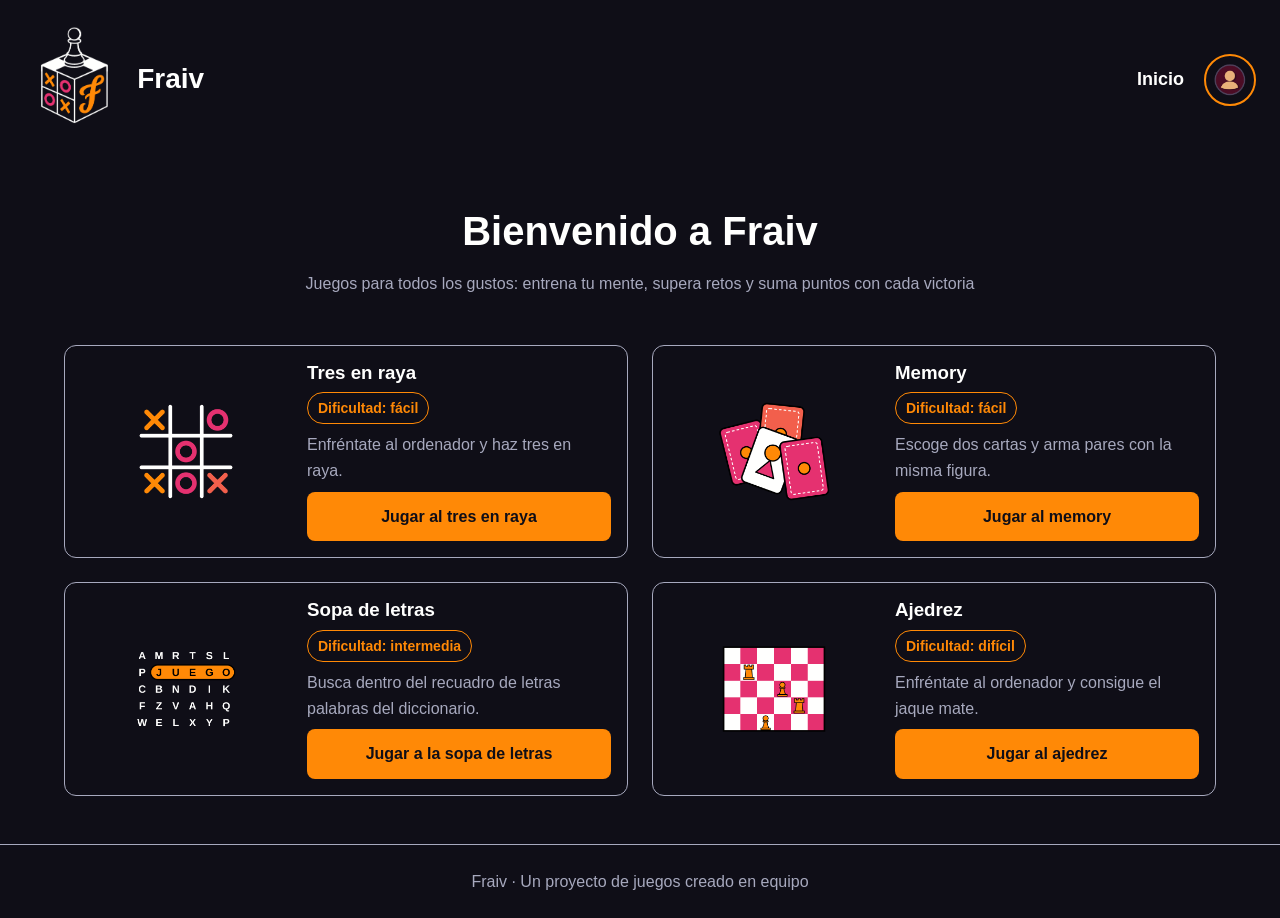
<file: index.html>
<!DOCTYPE html>
<html lang="es">
<head>
    <meta charset="UTF-8">
    <meta name="viewport" content="width=device-width, initial-scale=1.0">
    <title>Fraiv | Inicio</title>

    <link rel="stylesheet" href="./css/comun.css">
    <link rel="stylesheet" href="./css/inicio.css">
</head>
<body>
    <header class="cabecera">
        <a class="marca" href="./index.html">
            <img class="logo-fraiv"
                src="./assets/logos/logo-fraiv-bordeblanco.png"
                alt="">
            <span>Fraiv</span>
        </a>
        <div class="navegacion-cabecera">
            <a class="enlace-nav" href="./index.html">Inicio</a>
            <div class="perfil-contenedor">
                <div class="perfil-trigger" id="perfil-trigger">
                    <img src="./assets/logos/Icono de perfil.png" alt="Perfil de usuario" class="avatar-perfil">
                </div>
                <div class="perfil-dropdown" id="perfil-dropdown">
                    <p>Jugador: <span class="nombre-jugador" id="nombre-jugador">Sin nombre</span></p>
                    <p>Puntos: <span class="puntos-jugador" id="puntos-jugador">0</span></p>
                </div>
            </div>
        </div>
    </header>

    <main>
        <section class="presentacion">
            <h1>Bienvenido a Fraiv</h1>
            <p>Juegos para todos los gustos: entrena tu mente, supera retos y suma puntos con cada victoria</p>
        </section>
        <section class="catalogo">
            <div class="lista-juegos">
                <article class="tarjeta-juego">
                    <img class="imagen-juego"
                        src="./assets/juegos/tres-en-raya-color.png"
                        alt="Tablero de tres en raya con fichas X y O">
                    <div class="contenido-juego">
                        <h3>Tres en raya</h3>
                        <p class="dificultad">Dificultad: fácil</p>
                        <p>Enfréntate al ordenador y haz tres en raya.</p>
                        <a class="boton" href="./juegos/tres-en-raya.html" target="_blank" rel="noopener" aria-label="Jugar al tres en raya (se abre en otra pestaña)">
                            Jugar al tres en raya
                        </a>
                    </div>
                </article>
                <article class="tarjeta-juego">
                    <img class="imagen-juego"
                        src="./assets/juegos/memory-color.png"
                        alt="Cartas con figuras geométricas para el juego de memoria">
                    <div class="contenido-juego">
                        <h3>Memory</h3>
                        <p class="dificultad">Dificultad: fácil</p>
                        <p>Escoge dos cartas y arma pares con la misma figura.</p>
                        <a class="boton" href="./juegos/memory.html" target="_blank" rel="noopener" aria-label="Jugar al memory (se abre en otra pestaña)">
                            Jugar al memory
                        </a>
                    </div>
                </article>
                <article class="tarjeta-juego">
                    <img class="imagen-juego"
                        src="./assets/juegos/sopa-de-letras-color.png"
                        alt="Sopa de letras con la palabra JUEGO resaltada">
                    <div class="contenido-juego">
                        <h3>Sopa de letras</h3>
                        <p class="dificultad">Dificultad: intermedia</p>
                        <p>Busca dentro del recuadro de letras palabras del diccionario.</p>
                        <a class="boton" href="./juegos/sopa-de-letras.html" target="_blank" rel="noopener" aria-label="Jugar a la sopa de letras (se abre en otra pestaña)">
                            Jugar a la sopa de letras
                        </a>
                    </div>
                </article>
                <article class="tarjeta-juego">
                    <img class="imagen-juego"
                        src="./assets/juegos/ajedrez-color.png"
                        alt="Tablero de ajedrez con torres y peones estilizados">
                    <div class="contenido-juego">
                        <h3>Ajedrez</h3>
                        <p class="dificultad">Dificultad: difícil</p>
                        <p>Enfréntate al ordenador y consigue el jaque mate.</p>
                        <a class="boton" href="./juegos/ajedrez.html" target="_blank" rel="noopener" aria-label="Jugar al ajedrez (se abre en otra pestaña)">
                            Jugar al ajedrez
                        </a>
                    </div>
                </article>
            </div>
        </section>
    </main>

    <footer class="pie-pagina">
        <p>Fraiv · Un proyecto de juegos creado en equipo</p>
    </footer>
    <script src="./js/perfil.js"></script>
</body>
</html>
</file>
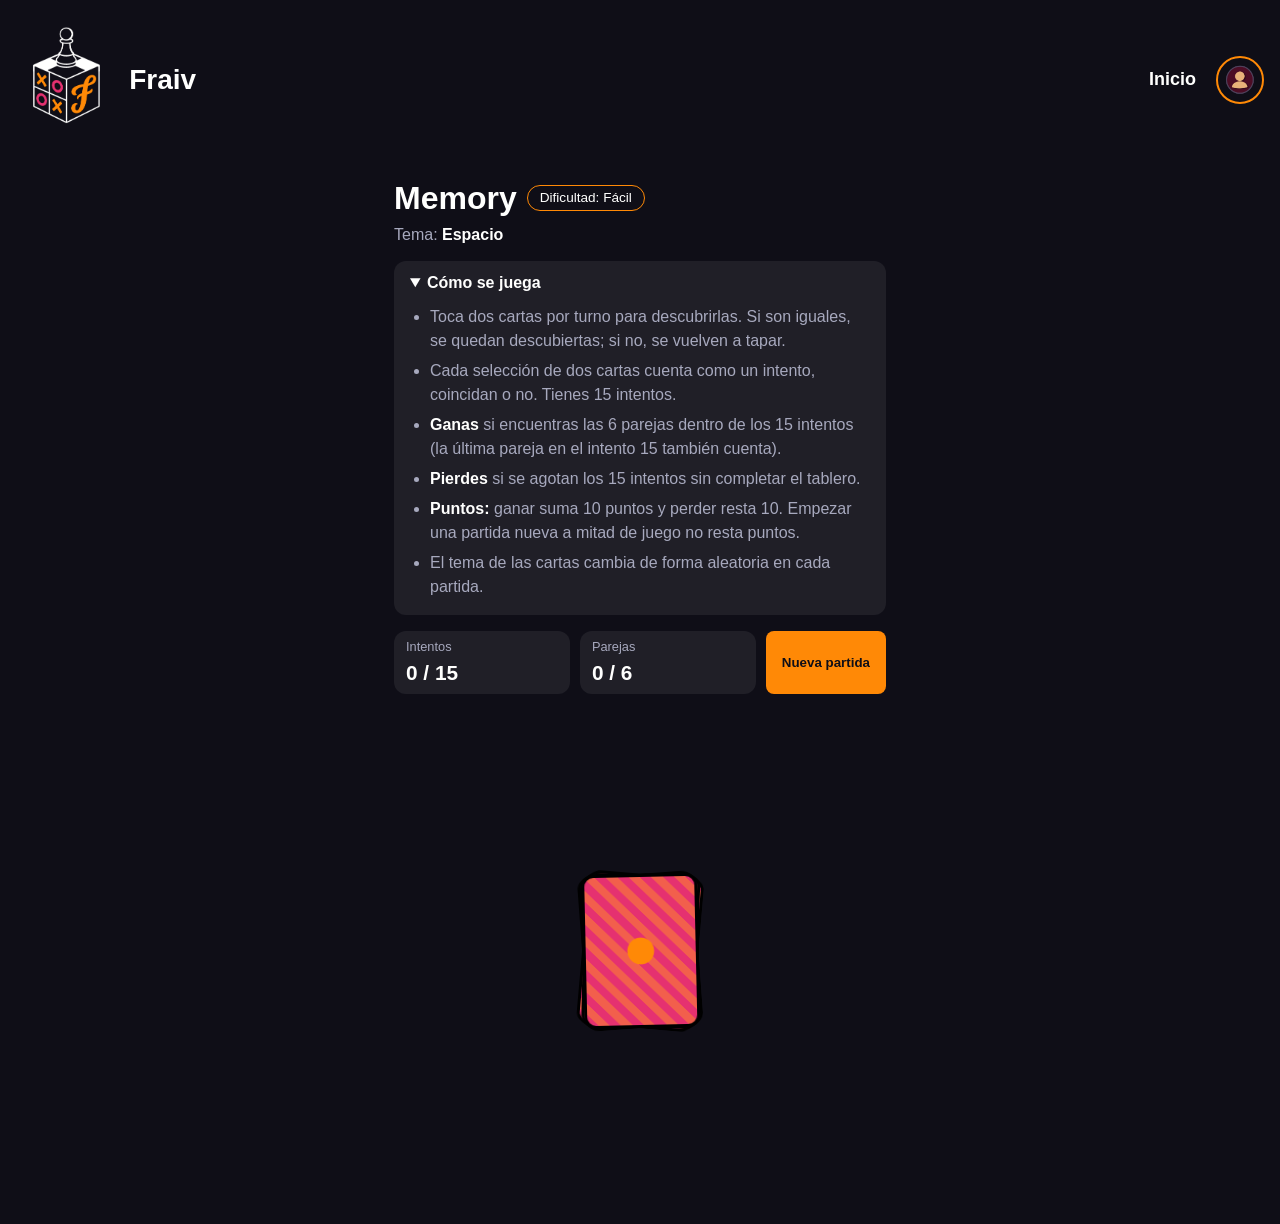
<file: juegos/memory.html>
<!DOCTYPE html>
  <html lang="es">
  <head>
      <meta charset="UTF-8">
      <meta name="viewport" content="width=device-width, initial-scale=1.0">
      <title>Memory | Fraiv</title>
      <link rel="stylesheet" href="../css/comun.css">
      <link rel="stylesheet" href="../css/memory.css">
  </head>
  <body class="pagina-memory">
      <header class="cabecera">
          <a class="marca" href="../index.html">
              <img class="logo-fraiv"
                  src="../assets/logos/logo-fraiv-bordeblanco.png"
                  alt="">
              <span>Fraiv</span>
          </a>
          <div class="navegacion-cabecera">
              <a class="enlace-nav" href="../index.html">Inicio</a>
              <div class="perfil-contenedor">
                  <div class="perfil-trigger" id="perfil-trigger">
                      <img src="../assets/logos/Icono de perfil.png" alt="Perfil de usuario" class="avatar-perfil">
                  </div>
                  <div class="perfil-dropdown" id="perfil-dropdown">
                      <p>Jugador: <span class="nombre-jugador" id="nombre-jugador">Sin nombre</span></p>
                      <p>Puntos: <span class="puntos-jugador" id="puntos-jugador">0</span></p>
                  </div>
              </div>
          </div>
      </header>

      <main class="contenido">
        <div class="titulo-juego">
          <h1>Memory</h1>
          <span class="etiqueta">Dificultad: Fácil</span>
        </div>
        <p class="tema">Tema: <b id="tema"></b></p>

        <details class="instrucciones" open>
          <summary>Cómo se juega</summary>
          <ul>
            <li>Toca dos cartas por turno para descubrirlas. Si son iguales, se quedan descubiertas; si no, se vuelven a
  tapar.</li>
            <li>Cada selección de dos cartas cuenta como un intento, coincidan o no. Tienes 15 intentos.</li>
            <li><b>Ganas</b> si encuentras las 6 parejas dentro de los 15 intentos (la última pareja en el intento 15
  también cuenta).</li>
            <li><b>Pierdes</b> si se agotan los 15 intentos sin completar el tablero.</li>
            <li><b>Puntos:</b> ganar suma 10 puntos y perder resta 10. Empezar una partida nueva a mitad de juego no
  resta puntos.</li>
            <li>El tema de las cartas cambia de forma aleatoria en cada partida.</li>
          </ul>
        </details>

        <div class="barra">
          <div class="dato"><span>Intentos</span><b id="intentos">0 / 15</b></div>
          <div class="dato"><span>Parejas</span><b id="parejas">0 / 6</b></div>
          <button type="button" class="boton" id="btn-reiniciar">Nueva partida</button>
        </div>

        <div class="tablero" id="tablero" aria-label="Tablero de cartas"></div>

        <p class="resultado" id="resultado" role="status" hidden></p>
      </main>

      <dialog id="dialogo-resultado" aria-labelledby="dialogo-titulo">
        <h2 id="dialogo-titulo"></h2>
        <p id="dialogo-mensaje"></p>
        <p class="puntos" id="dialogo-puntos"></p>
        <button type="button" class="boton" id="btn-otra-vez">Jugar otra vez</button>
      </dialog>

      <script src="../js/perfil.js"></script>
      <script src="../js/memory.js"></script>
  </body>
  </html>
</file>
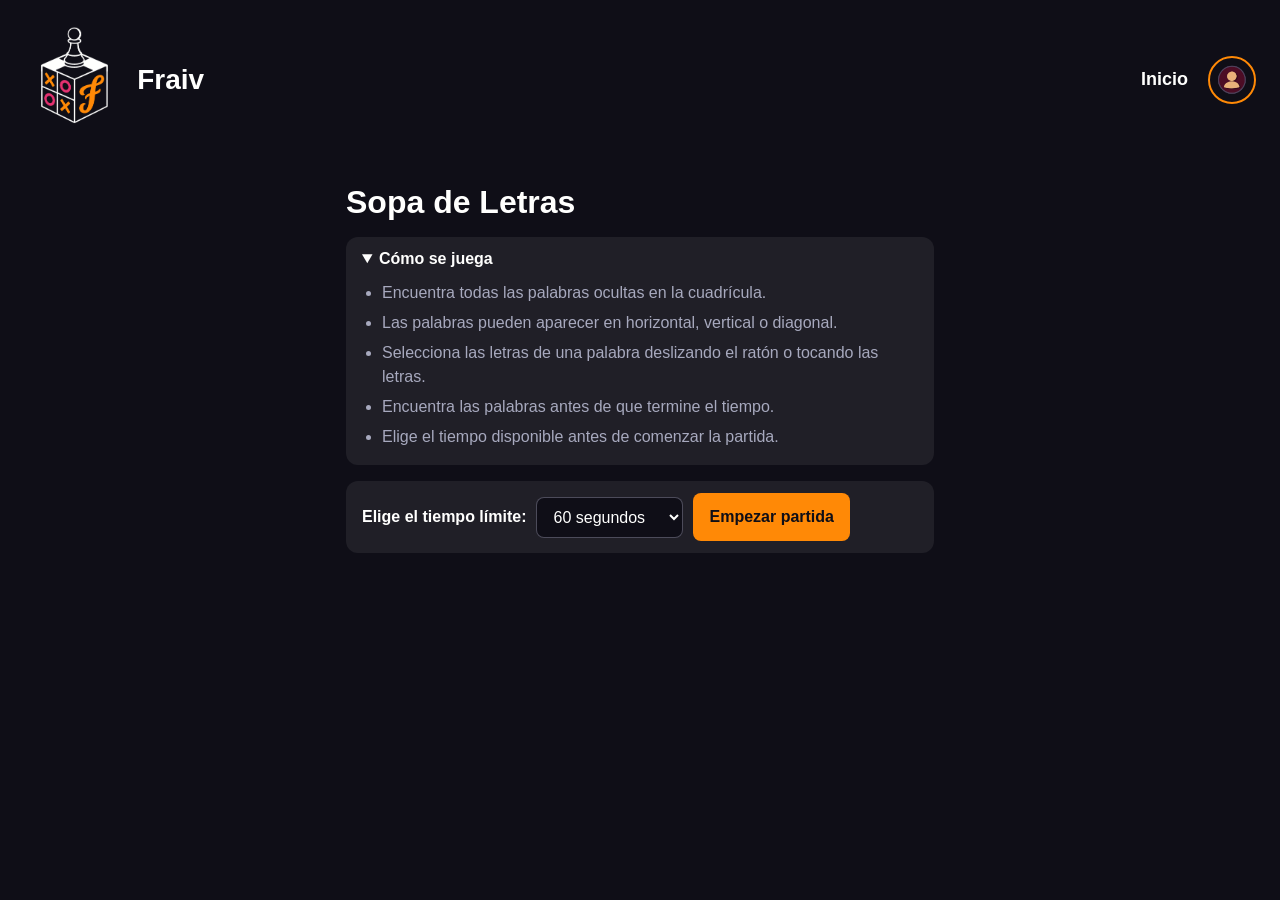
<file: juegos/sopa-de-letras.html>
<!DOCTYPE html>
<html lang="es">
<head>
    <meta charset="UTF-8">
    <meta name="viewport" content="width=device-width, initial-scale=1, viewport-fit=cover">

    <title>Sopa de Letras · Fraiv</title>

    <link rel="stylesheet" href="../css/sopa-de-letras.css">
    <link rel="stylesheet" href="../css/comun.css">
</head>

<body class="pagina-sopa-de-letras">

    <!-- CABECERA -->
    <header class="cabecera">
        <a class="marca" href="../index.html">
            <img class="logo-fraiv"
                src="../assets/logos/logo-fraiv-bordeblanco.png"
                alt="">
            <span>Fraiv</span>
        </a>
        <div class="navegacion-cabecera">
            <a class="enlace-nav" href="../index.html">Inicio</a>
            <div class="perfil-contenedor">
                <div class="perfil-trigger" id="perfil-trigger">
                    <img src="../assets/logos/Icono de perfil.png" alt="Perfil de usuario" class="avatar-perfil">
                </div>
                <div class="perfil-dropdown" id="perfil-dropdown">
                    <p>Jugador: <span class="nombre-jugador" id="nombre-jugador">Sin nombre</span></p>
                    <p>Puntos: <span class="puntos-jugador" id="puntos-jugador">0</span></p>
                </div>
            </div>
        </div>
    </header>

    <!-- CONTENIDO PRINCIPAL -->
    <main class="contenido">

        <!-- TÍTULO -->
        <div class="titulo-juego">
            <h1>Sopa de Letras</h1>
        </div>

        <!-- REGLAS DESPLEGABLES -->
        <details class="instrucciones" open>
            <summary>Cómo se juega</summary>

            <ul>
                <li>Encuentra todas las palabras ocultas en la cuadrícula.</li>
                <li>Las palabras pueden aparecer en horizontal, vertical o diagonal.</li>
                <li>Selecciona las letras de una palabra deslizando el ratón o tocando las letras.</li>
                <li>Encuentra las palabras antes de que termine el tiempo.</li>
                <li>Elige el tiempo disponible antes de comenzar la partida.</li>
            </ul>
        </details>

        <!-- CONFIGURACIÓN -->
        <section id="setup">
            <div class="setup-container">

                <label for="time-limit">
                    Elige el tiempo límite:
                </label>

                <select id="time-limit">
                    <option value="60">60 segundos</option>
                    <option value="90">90 segundos</option>
                    <option value="120">120 segundos</option>
                </select>

                <button id="start-game-btn" type="button">
                    Empezar partida
                </button>

            </div>
        </section>

        <!-- ÁREA DEL JUEGO -->
        <section id="game-container" class="hidden">

            <!-- ESTADÍSTICAS -->
            <div id="game-stats">

                <div class="stat">
                    Tiempo: <span id="timer">0</span>s
                </div>

                <div class="stat">
                    Puntos: <span id="current-points">0</span>
                </div>

            </div>

            <!-- CUADRÍCULA DE LETRAS -->
            <div id="grid-container">
                <div
                    id="letter-grid"
                    aria-label="Cuadrícula de letras"
                ></div>
            </div>

            <!-- LISTA DE PALABRAS -->
            <div id="word-list-container">

                <h3>Palabras a buscar:</h3>

                <ul id="word-list"></ul>

            </div>

            <!-- CONTROLES -->
            <div class="game-controls">

                <button id="reset-btn" type="button">
                    Reiniciar
                </button>



            </div>

        </section>

        <!-- VENTANA DE RESULTADOS -->
        <section id="game-result" class="hidden" aria-live="polite">
            <h2 id="modal-title"></h2>
            <p id="modal-message"></p>
        </section>

    </main>

    <!-- SCRIPTS -->
    <script src="../js/perfil.js"></script>
    <script src="../js/sopa-de-letras.js"></script>

</body>
</html>
</file>
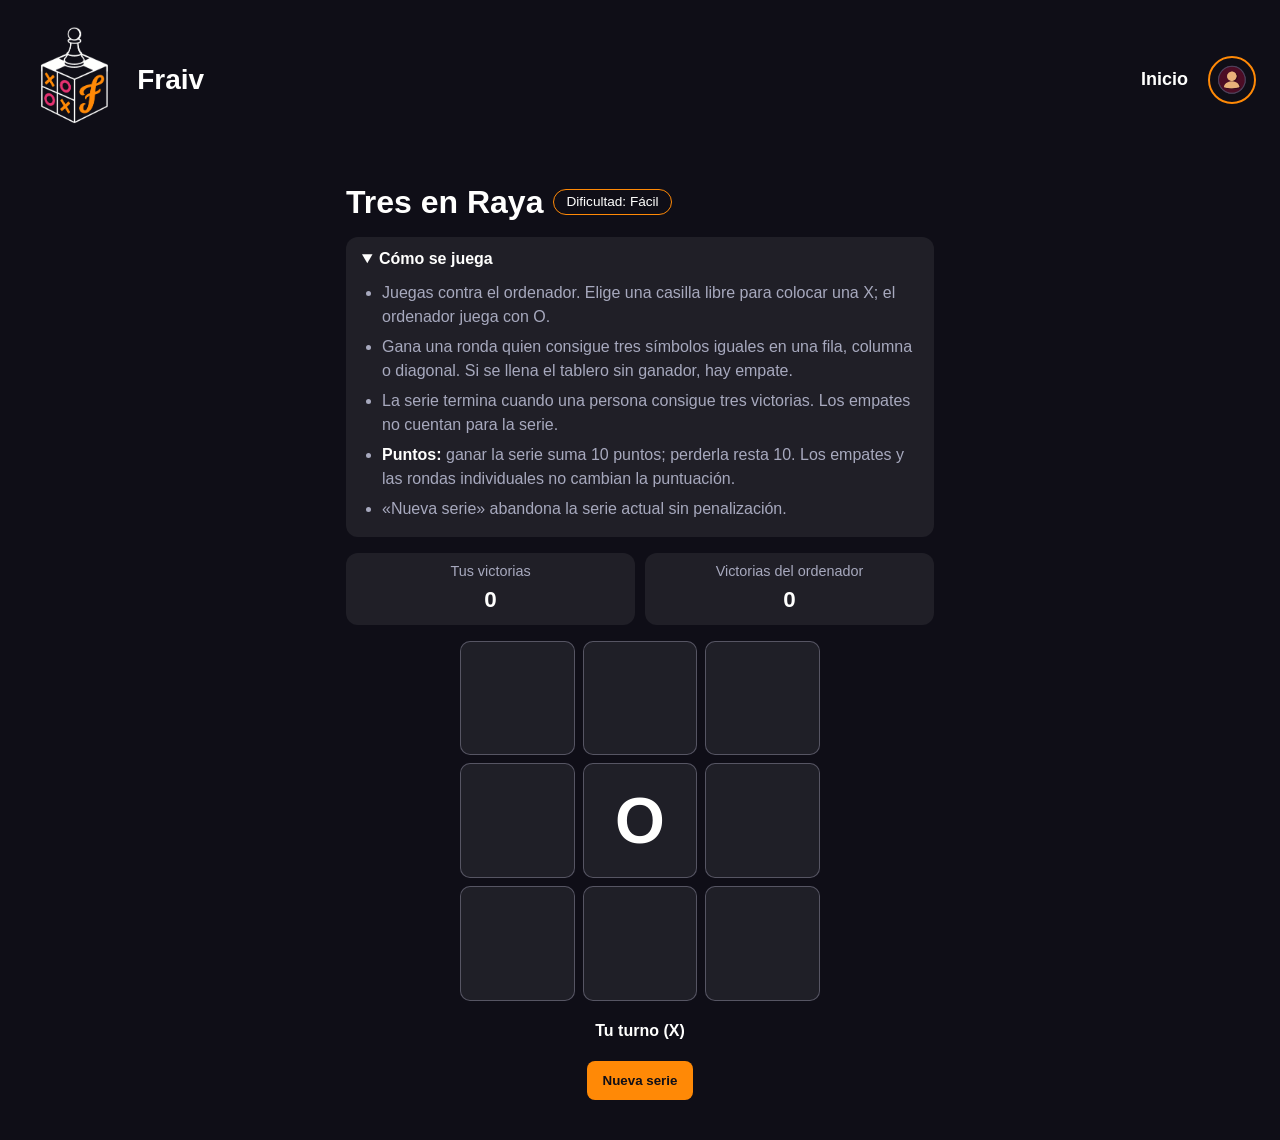
<file: juegos/tres-en-raya.html>
<!DOCTYPE html>
  <html lang="es">
  <head>
      <meta charset="UTF-8">
      <meta name="viewport" content="width=device-width, initial-scale=1.0">
      <title>Tres en Raya | Fraiv</title>
      <link rel="stylesheet" href="../css/comun.css">
      <link rel="stylesheet" href="../css/tres-en-raya.css">
  </head>
  <body class="pagina-tres-en-raya">
      <header class="cabecera">
          <a class="marca" href="../index.html">
              <img class="logo-fraiv"
                  src="../assets/logos/logo-fraiv-bordeblanco.png"
                  alt="">
              <span>Fraiv</span>
          </a>
          <div class="navegacion-cabecera">
              <a class="enlace-nav" href="../index.html">Inicio</a>
              <div class="perfil-contenedor">
                  <div class="perfil-trigger" id="perfil-trigger">
                      <img src="../assets/logos/Icono de perfil.png" alt="Perfil de usuario" class="avatar-perfil">
                  </div>
                  <div class="perfil-dropdown" id="perfil-dropdown">
                      <p>Jugador: <span class="nombre-jugador" id="nombre-jugador">Sin nombre</span></p>
                      <p>Puntos: <span class="puntos-jugador" id="puntos-jugador">0</span></p>
                  </div>
              </div>
          </div>
      </header>

      <main class="contenido">
          <div class="titulo-juego">
              <h1>Tres en Raya</h1>
              <span class="etiqueta">Dificultad: Fácil</span>
          </div>

          <details class="instrucciones" open>
              <summary>Cómo se juega</summary>
              <ul>
                  <li>Juegas contra el ordenador. Elige una casilla libre para colocar una X; el ordenador juega con
  O.</li>
                  <li>Gana una ronda quien consigue tres símbolos iguales en una fila, columna o diagonal. Si se llena
  el tablero sin ganador, hay empate.</li>
                  <li>La serie termina cuando una persona consigue tres victorias. Los empates no cuentan para la
  serie.</li>
                  <li><b>Puntos:</b> ganar la serie suma 10 puntos; perderla resta 10. Los empates y las rondas
  individuales no cambian la puntuación.</li>
                  <li>«Nueva serie» abandona la serie actual sin penalización.</li>
              </ul>
          </details>

          <section class="marcador" aria-label="Marcador de la serie">
              <div class="dato">
                  <span>Tus victorias</span>
                  <b id="victorias-usuario">0</b>
              </div>
              <div class="dato">
                  <span>Victorias del ordenador</span>
                  <b id="victorias-ordenador">0</b>
              </div>
          </section>

          <div class="tablero" id="board" role="group" aria-label="Tablero de tres en raya">
              <button class="celda" type="button" data-index="0" aria-label="Casilla 1 vacía"></button>
              <button class="celda" type="button" data-index="1" aria-label="Casilla 2 vacía"></button>
              <button class="celda" type="button" data-index="2" aria-label="Casilla 3 vacía"></button>
              <button class="celda" type="button" data-index="3" aria-label="Casilla 4 vacía"></button>
              <button class="celda" type="button" data-index="4" aria-label="Casilla 5 vacía"></button>
              <button class="celda" type="button" data-index="5" aria-label="Casilla 6 vacía"></button>
              <button class="celda" type="button" data-index="6" aria-label="Casilla 7 vacía"></button>
              <button class="celda" type="button" data-index="7" aria-label="Casilla 8 vacía"></button>
              <button class="celda" type="button" data-index="8" aria-label="Casilla 9 vacía"></button>
          </div>

          <p class="estado" id="status" role="status" aria-live="polite">Preparando partida…</p>
          <div class="acciones">
              <button class="boton" id="reset-btn" type="button">Nueva serie</button>
              
          </div>
      </main>
      <script src="../js/perfil.js"></script>
      <script src="../js/tres-en-raya.js"></script>
  </body>
  </html>
</file>
<file: css/comun.css>
:root {
    --fondo: #0f0e17;
    --titulo: #fffffe;
    --parrafo: #a7a9be;
    --boton-fondo: #ff8906;
    --boton-texto: #0f0e17;
    --trazo: #000000;
    --ilus-principal: #fffffe;
    --ilus-resaltado: #ff8906;
    --ilus-secundario: #f25f4c;
    --ilus-terciario: #e53170;
    --panel: rgba(255, 255, 254, .07);
}

body {
    margin: 0;
    font-family: Arial, Helvetica, sans-serif;
    background-color: var(--fondo);
    color: var(--parrafo);
    line-height: 1.6;
}

h1, h2, h3 {
    color: var(--titulo);
    line-height: 1.2;
}

.cabecera {
    box-sizing: border-box;
    max-width: 1400px;
    margin: 0 auto;
    display: flex;
    justify-content: space-between;
    align-items: center;
    flex-wrap: wrap;
    gap: 16px;
    padding: 12px 24px;
}

.marca {
    color: var(--titulo);
    font-size: 28px;
    font-weight: bold;
    text-decoration: none;
    display: inline-flex;
    align-items: center;
    gap: 12px;
}

.perfil-contenedor {
    position: relative;
    display: inline-block;
}

.navegacion-cabecera {
    display: flex;
    align-items: center;
    gap: 20px;
}

.enlace-nav {
    color: var(--titulo);
    text-decoration: none;
    font-weight: bold;
    font-size: 18px;
    transition: color 0.2s ease;
}

.enlace-nav:hover {
    color: var(--ilus-resaltado);
}

.perfil-trigger {
    cursor: pointer;
    display: flex;
    align-items: center;
    justify-content: center;
}

.avatar-perfil {
    width: 48px;
    height: 48px;
    border-radius: 50%;
    border: 2px solid var(--ilus-resaltado);
    transition: transform 0.2s ease;
}

.perfil-trigger:hover .avatar-perfil {
    transform: scale(1.1);
}

.perfil-dropdown {
    position: absolute;
    top: 55px;
    right: 0;
    background-color: var(--panel);
    backdrop-filter: blur(10px);
    color: var(--titulo);
    padding: 16px;
    border-radius: 12px;
    border: 1px solid rgba(255, 255, 254, 0.1);
    min-width: 220px;
    box-shadow: 0 8px 24px rgba(0, 0, 0, 0.5);
    display: none;
    z-index: 100;
    text-align: left;
}

.perfil-dropdown.visible {
    display: block;
}

.perfil-dropdown p {
    margin: 0 0 8px 0;
    font-size: 14px;
}

.perfil-dropdown span {
    font-weight: bold;
    color: var(--ilus-resaltado);
}

.formulario-nombre {
    display: flex;
    flex-direction: column;
    gap: 10px;
}

.input-nombre {
    background: rgba(0, 0, 0, 0.3);
    border: 1px solid var(--parrafo);
    color: var(--titulo);
    padding: 8px;
    border-radius: 4px;
    font-family: inherit;
}

.boton-guardar {
    background-color: var(--boton-fondo);
    color: var(--boton-texto);
    border: none;
    padding: 8px;
    border-radius: 4px;
    cursor: pointer;
    font-weight: bold;
    font-size: 12px;
}




main {
    box-sizing: border-box;
    max-width: 1200px;
    margin: 0 auto;
    padding: 32px 24px;
}

.boton {
    display: inline-block;
    padding: 12px 16px;
    background-color: var(--boton-fondo);
    color: var(--boton-texto);
    border-radius: 8px;
    font-weight: bold;
    text-align: center;
    text-decoration: none;
    border: 0;
    cursor: pointer;
    transition: box-shadow 0.2s ease;
}

.boton:hover {
    box-shadow: 0 0 18px rgba(255, 137, 6, 0.6);
}

.boton:focus-visible {
    outline: 3px solid var(--titulo);
    outline-offset: 3px;
}

.pie-pagina {
    padding: 24px;
    text-align: center;
    border-top: 1px solid var(--parrafo);
}

.pie-pagina p {
    margin: 0;
}

.logo-fraiv {
    height: 135px;
    width: auto;
}
</file>
<file: css/inicio.css>
.presentacion {
    text-align: center;
    padding: 16px 0;
    margin-bottom: 32px;
}

.presentacion h1 {
    font-size: 40px;
    margin: 0 0 16px;
}

.presentacion p {
    margin: 0;
}

.catalogo {
    margin-bottom: 16px;
}

.lista-juegos {
    display: grid;
    grid-template-columns: 1fr 1fr;
    gap: 24px;
}

.tarjeta-juego {
    display: grid;
    grid-template-columns: 210px minmax(0, 1fr);
    gap: 16px;
    padding: 16px;
    border: 1px solid #a7a9be;
    border-radius: 12px;
}

.imagen-juego {
    width: 100%;
    height: auto;
    align-self: center;
}

.contenido-juego {
    display: flex;
    flex-direction: column;
    gap: 8px;
    min-width: 0;
}

.tarjeta-juego h3,
.tarjeta-juego p {
    margin: 0;
}

.tarjeta-juego .boton {
    margin-top: auto;
}
.tarjeta-juego .dificultad {
    align-self: flex-start;
    padding: 4px 10px;
    border: 1px solid #ff8906;
    border-radius: 999px;
    color: #ff8906;
    font-size: 14px;
    font-weight: bold;
}

@media (max-width: 600px) {
    .lista-juegos {
        grid-template-columns: 1fr;
    }

    .tarjeta-juego {
        grid-template-columns: 100px minmax(0, 1fr);
        gap: 12px;
    }
}
</file>
<file: css/memory.css>
/* Memory · estilos propios de la página del juego. */

.pagina-memory {
  margin: 0;
  min-height: 100vh;
  background: var(--fondo);
  color: var(--parrafo);
  font-family: Arial, Helvetica, sans-serif;
  line-height: 1.5;
  padding: env(safe-area-inset-top, 0px) 0 env(safe-area-inset-bottom, 0px);
}

.pagina-memory * {
  box-sizing: border-box;
}
.pagina-memory h1, .pagina-memory h2 {
  color: var(--titulo); margin: 0;
}
.pagina-memory a:focus-visible,
.pagina-memory summary:focus-visible,
.pagina-memory .boton:focus-visible,
.pagina-memory .carta:focus-visible {
  outline: 3px solid var(--titulo);
  outline-offset: 3px;
}

/* Cabecera (ajustes específicos para memory) */
.pagina-memory .cabecera {
  display: flex;
  align-items: center;
  gap: 16px;
  padding: 12px 16px;
}
.pagina-memory .logo {
  color: var(--titulo);
  font-weight: 700;
  font-size: 1.4rem;
  text-decoration: none;
}
.pagina-memory .cabecera nav {
  margin-right: auto;
}

/* Contenido */
.pagina-memory .contenido {
  max-width: 520px;
  margin: 0 auto;
  padding: 20px 14px 32px;
 }
.pagina-memory .titulo-juego {
  display: flex;
  align-items: center;
  flex-wrap: wrap;
  gap: 10px;
}
.pagina-memory h1 {
  font-size: 2rem;
}
.pagina-memory .etiqueta {
  border: 1px solid var(--boton-fondo);
  color: var(--titulo);
  border-radius: 999px;
  padding: 2px 12px;
  font-size: .85rem;
}
.pagina-memory .tema {
  margin: 6px 0 14px;
 }

.pagina-memory .tema b {
  color: var(--titulo);
}

.pagina-memory .instrucciones {
  background: var(--panel);
  border-radius: 12px;
  padding: 10px 16px;
  margin-bottom: 16px;
}

.pagina-memory .instrucciones summary {
  cursor: pointer;
  color: var(--titulo);
  font-weight: 700;
}
.pagina-memory .instrucciones ul {
  margin: 10px 0 4px;
  padding-left: 20px;
}
.pagina-memory .instrucciones li {
  margin-bottom: 6px;
}

.pagina-memory .instrucciones b {
  color: var(--titulo);
}

/* Barra de estado */
.pagina-memory .barra {
  display: flex;
  align-items: stretch;
  gap: 10px;
  margin-bottom: 16px;
}
.pagina-memory .dato {
  flex: 1;
  background: var(--panel);
  border-radius: 12px;
  padding: 6px 12px;
}
.pagina-memory .dato span {
  display: block;
  font-size: .8rem;
}
.pagina-memory .dato b {
  color: var(--titulo);
  font-size: 1.3rem;
}

.pagina-memory .boton:active {
  transform: translateY(1px);
}

/* Tablero y cartas */
.pagina-memory .tablero {
  display: grid;
  grid-template-columns: repeat(4, 1fr);
  gap: 10px;
  perspective: 900px;
}
.pagina-memory .carta {
  position: relative;
  aspect-ratio: 3/4;
  padding: 0; border: 0; background: none; cursor: pointer; transition: transform .38s cubic-bezier(.5, 0, .3, 1); -webkit-tap-highlight-color: transparent; }
.pagina-memory .carta:disabled {
  cursor: default;
}
.pagina-memory .carta-giro {
  position: absolute;
  inset: 0;
  transform-style: preserve-3d;
  transition: transform .45s;
}
.pagina-memory .carta.abierta .carta-giro,
.pagina-memory .carta.acertada .carta-giro {
  transform: rotateY(180deg); }
.pagina-memory .lado {
  position: absolute; inset: 0;
  border-radius: 12px;
  border: 3px solid var(--trazo);
  backface-visibility: hidden;
  -webkit-backface-visibility: hidden;
  display: flex;
  align-items: center;
  justify-content: center; }
.pagina-memory .lado-tapado {
  background:radial-gradient(circle, var(--ilus-resaltado) 0 14%, transparent 15%),
  repeating-linear-gradient(45deg, var(--ilus-terciario) 0 8px, var(--ilus-secundario) 8px 16px);
}
.pagina-memory .lado-cara {
  background: var(--ilus-principal);
  transform: rotateY(180deg);
  font-size: clamp(2rem, 10vw, 3rem); }
.pagina-memory .carta.acertada .lado-cara {
  box-shadow: 0 0 0 3px var(--ilus-resaltado); }
.pagina-memory .carta.mezclando {
  z-index: 2; }

/* Resultado */
.pagina-memory .resultado {
  margin: 16px 0 0;
  padding: 12px 16px;
  background: var(--panel);
  border-radius: 12px;
  color: var(--titulo);
}
.pagina-memory dialog {
  background: var(--fondo);
  color: var(--parrafo);
  border: 1px solid var(--parrafo);
  border-radius: 16px;
  padding: 24px;
  text-align: center;
  max-width: 320px;
  font-family: inherit;
}

.pagina-memory dialog::backdrop {
  background: rgba(0, 0, 0, .65);
}

.pagina-memory dialog h2 {
  font-size: 1.6rem;
  margin-bottom: 8px; }

.pagina-memory dialog p {
  margin: 0 0 12px; }

.pagina-memory dialog .puntos {
  color: var(--titulo);
  font-weight: 700;
  font-size: 1.2rem; }

@media (prefers-reduced-motion: reduce) {
  .pagina-memory .carta, .pagina-memory .carta-giro {
    transition-duration: .01s; }
}
</file>
<file: css/sopa-de-letras.css>
/* ========================================
   SOPA DE LETRAS · FRAIV
   Estilo visual basado en Tres en Raya
   ======================================== */

.pagina-sopa-de-letras {
    min-height: 100vh;
    background: var(--fondo);
    color: var(--parrafo);
    font-family: Arial, Helvetica, sans-serif;
    line-height: 1.5;
    padding: env(safe-area-inset-top, 0px) 0 env(safe-area-inset-bottom, 0px);
}

.pagina-sopa-de-letras *,
.pagina-sopa-de-letras *::before,
.pagina-sopa-de-letras *::after {
    box-sizing: border-box;
}

/* CABECERA */

.pagina-sopa-de-letras .cabecera {
}

.pagina-sopa-de-letras .cabecera nav {
    margin-right: auto;
}

.pagina-sopa-de-letras .cabecera nav a {
    color: var(--parrafo);
    text-decoration: none;
    transition: color .2s ease;
}

.pagina-sopa-de-letras .cabecera nav a:hover {
    color: var(--titulo);
}

.pagina-sopa-de-letras .cabecera a:focus-visible,
.pagina-sopa-de-letras button:focus-visible,
.pagina-sopa-de-letras select:focus-visible {
    outline: 3px solid var(--titulo);
    outline-offset: 3px;
}

/* CONTENIDO PRINCIPAL */

.pagina-sopa-de-letras .contenido {
    width: min(100%, 620px);
    margin: 0 auto;
    padding: 24px 16px 40px;
}

/* TÍTULO */

.pagina-sopa-de-letras .titulo-juego {
    display: flex;
    align-items: center;
    flex-wrap: wrap;
    gap: 10px;
    margin-bottom: 16px;
}

.pagina-sopa-de-letras h1 {
    margin: 0;
    font-size: 2rem;
    color: var(--titulo);
}

.pagina-sopa-de-letras .etiqueta {
    border: 1px solid var(--boton-fondo);
    border-radius: 999px;
    color: var(--titulo);
    padding: 2px 12px;
    font-size: .85rem;
}

/* INSTRUCCIONES */

.pagina-sopa-de-letras .instrucciones,
.pagina-sopa-de-letras .stat,
.pagina-sopa-de-letras #word-list-container {
    background: var(--panel);
    border-radius: 12px;
}

.pagina-sopa-de-letras .instrucciones {
    margin-bottom: 16px;
    padding: 10px 16px;
}

.pagina-sopa-de-letras .instrucciones summary {
    color: var(--titulo);
    cursor: pointer;
    font-weight: 700;
}

.pagina-sopa-de-letras .instrucciones ul {
    margin: 10px 0 4px;
    padding-left: 20px;
}

.pagina-sopa-de-letras .instrucciones li {
    margin-bottom: 6px;
}

.pagina-sopa-de-letras .instrucciones b {
    color: var(--titulo);
}

/* CONFIGURACIÓN DE PARTIDA */

.pagina-sopa-de-letras #setup {
    margin-bottom: 16px;
}

.pagina-sopa-de-letras .setup-container {
    display: flex;
    align-items: center;
    flex-wrap: wrap;
    gap: 10px;
    width: 100%;
    padding: 12px 16px;
    background: var(--panel);
    border-radius: 12px;
}

.pagina-sopa-de-letras .setup-container label {
    color: var(--titulo);
    font-weight: 700;
}

.pagina-sopa-de-letras #time-limit {
    min-width: 0;
    max-width: 100%;
    padding: 10px 12px;
    border: 1px solid rgba(167, 169, 190, .4);
    border-radius: 8px;
    background: var(--fondo);
    color: var(--titulo);
    font: inherit;
    cursor: pointer;
}

.pagina-sopa-de-letras #time-limit option {
    background: var(--fondo);
    color: var(--titulo);
}

/* BOTONES */

.pagina-sopa-de-letras #start-game-btn,
.pagina-sopa-de-letras .game-controls button,
.pagina-sopa-de-letras #modal-btn {
    display: inline-block;
    padding: 12px 16px;
    background: var(--boton-fondo);
    color: var(--boton-texto);
    border: 0;
    border-radius: 8px;
    font: inherit;
    font-weight: 700;
    text-align: center;
    cursor: pointer;
    transition: box-shadow .2s ease, transform .1s ease;
}

.pagina-sopa-de-letras #start-game-btn:hover,
.pagina-sopa-de-letras .game-controls button:hover,
.pagina-sopa-de-letras #modal-btn:hover {
    box-shadow: 0 0 18px rgba(255, 137, 6, .6);
}

.pagina-sopa-de-letras #start-game-btn:active,
.pagina-sopa-de-letras .game-controls button:active,
.pagina-sopa-de-letras #modal-btn:active {
    transform: scale(.98);
}

.pagina-sopa-de-letras #back-btn {
    background: var(--panel);
    color: var(--titulo);
}

.pagina-sopa-de-letras #back-btn:hover {
    box-shadow: 0 0 18px rgba(255, 137, 6, .6);
}

/* ESTADÍSTICAS */

.pagina-sopa-de-letras #game-container {
    display: flex;
    flex-direction: column;
    align-items: center;
    gap: 16px;
    width: 100%;
}

.pagina-sopa-de-letras #game-stats {
    display: grid;
    grid-template-columns: repeat(2, minmax(0, 1fr));
    gap: 10px;
    width: 100%;
    margin-bottom: 0;
}

.pagina-sopa-de-letras .stat {
    padding: 8px 12px;
    text-align: center;
}

.pagina-sopa-de-letras .stat span {
    color: var(--titulo);
    font-weight: 700;
}

/* CUADRÍCULA DE LETRAS */

.pagina-sopa-de-letras #grid-container {
    width: min(100%, 420px);
    padding: 8px;
    background: var(--panel);
    border-radius: 12px;
    user-select: none;
}

.pagina-sopa-de-letras #letter-grid {
    display: grid;
    width: 100%;
    aspect-ratio: 1;
    grid-template-columns: repeat(10, minmax(0, 1fr));
    grid-template-rows: repeat(10, minmax(0, 1fr));
    gap: 8px;
}

/* LETRAS */

.pagina-sopa-de-letras .cell {
    display: flex;
    align-items: center;
    justify-content: center;
    min-width: 0;
    min-height: 0;
    padding: 0;
    aspect-ratio: 1;
    border: 1px solid rgba(167, 169, 190, .4);
    border-radius: 8px;
    background: var(--panel);
    color: var(--titulo);
    font: inherit;
    font-size: clamp(10px, 2.5vw, 17px);
    line-height: 1;
    font-weight: 700;
    cursor: pointer;
    transition: background-color .2s ease, transform .1s ease;
}

.pagina-sopa-de-letras .cell:hover {
    background: rgba(255, 137, 6, .18);
}

.pagina-sopa-de-letras .cell:active {
    transform: scale(.97);
}

.pagina-sopa-de-letras .cell.selected {
    background: rgba(255, 137, 6, .3);
    color: var(--titulo);
}

.pagina-sopa-de-letras .cell.found {
    background: rgba(242, 95, 76, .28);
    color: var(--titulo);
}

/* LISTA DE PALABRAS */

.pagina-sopa-de-letras #word-list-container {
    width: 100%;
    padding: 14px 16px;
    text-align: center;
}

.pagina-sopa-de-letras #word-list-container h3 {
    margin: 0 0 12px;
    color: var(--titulo);
    font-size: 1.05rem;
}

.pagina-sopa-de-letras #word-list {
    display: flex;
    flex-wrap: wrap;
    justify-content: center;
    gap: 8px;
    list-style: none;
    padding: 0;
    margin: 0;
}

.pagina-sopa-de-letras #word-list li {
    padding: 5px 10px;
    border-bottom: 1px solid rgba(167, 169, 190, .4);
    border-radius: 4px;
    color: var(--titulo);
    font-weight: 600;
    transition: opacity .2s ease, color .2s ease;
}

.pagina-sopa-de-letras #word-list li.found {
    color: var(--parrafo);
    border-bottom-color: rgba(242, 95, 76, .65);
    text-decoration: line-through;
    opacity: .6;
}

/* ACCIONES */

.pagina-sopa-de-letras .game-controls {
    display: flex;
    flex-wrap: wrap;
    justify-content: center;
    gap: 12px;
    width: 100%;
}

/* VENTANA DE RESULTADOS */

.pagina-sopa-de-letras #overlay {
    position: fixed;
    inset: 0;
    display: flex;
    align-items: center;
    justify-content: center;
    padding: 16px;
    background: rgba(0, 0, 0, .75);
    z-index: 1000;
}

.pagina-sopa-de-letras .modal {
    width: min(100%, 450px);
    max-height: 90vh;
    overflow-y: auto;
    padding: 24px;
    background: var(--fondo);
    border: 1px solid rgba(167, 169, 190, .25);
    border-radius: 12px;
    box-shadow: 0 20px 40px rgba(0, 0, 0, .45);
    text-align: center;
    color: var(--parrafo);
}

.pagina-sopa-de-letras .modal h2 {
    margin-top: 0;
    color: var(--titulo);
    font-size: 1.8rem;
}

.pagina-sopa-de-letras .modal p {
    line-height: 1.6;
}

/* ELEMENTOS OCULTOS */

.hidden {
    display: none !important;
}

/* ADAPTACIÓN A MÓVILES */

@media (max-width: 600px) {
    .pagina-sopa-de-letras .cabecera {
        padding: 12px 16px;
    }

    .pagina-sopa-de-letras .contenido {
        padding: 24px 16px 32px;
    }

    .pagina-sopa-de-letras .setup-container {
        align-items: stretch;
        flex-direction: column;
    }

    .pagina-sopa-de-letras #time-limit,
    .pagina-sopa-de-letras #start-game-btn {
        width: 100%;
    }

    .pagina-sopa-de-letras #game-container {
        gap: 14px;
    }

    .pagina-sopa-de-letras #grid-container {
        padding: 8px;
    }

    .pagina-sopa-de-letras #letter-grid {
        gap: 4px;
    }

    .pagina-sopa-de-letras .cell {
        border-radius: 5px;
        font-size: clamp(9px, 3.5vw, 16px);
    }

    .pagina-sopa-de-letras #word-list-container {
        padding: 14px 12px;
    }

    .pagina-sopa-de-letras .game-controls button {
        padding: 10px 14px;
    }

    .pagina-sopa-de-letras .modal {
        padding: 22px;
    }
}

@media (max-width: 420px) {
    .pagina-sopa-de-letras .contenido {
        padding-right: 12px;
        padding-left: 12px;
    }

    .pagina-sopa-de-letras #grid-container {
        padding: 5px;
    }

    .pagina-sopa-de-letras #letter-grid {
        gap: 2px;
    }

    .pagina-sopa-de-letras .cell {
        font-size: 10px;
        border-radius: 3px;
    }

    .pagina-sopa-de-letras #game-stats {
        gap: 6px;
    }

    .pagina-sopa-de-letras .game-controls {
        gap: 8px;
    }
}
</file>
<file: css/tres-en-raya.css>
.pagina-tres-en-raya {
    min-height: 100vh;
    background: var(--fondo);
    color: var(--parrafo);
    font-family: Arial, Helvetica, sans-serif;
    line-height: 1.5;
    padding: env(safe-area-inset-top, 0px) 0 env(safe-area-inset-bottom, 0px);
}

.pagina-tres-en-raya *,
.pagina-tres-en-raya *::before,
.pagina-tres-en-raya *::after {
    box-sizing: border-box;
}

.pagina-tres-en-raya .cabecera nav {
    margin-right: auto;
}

.pagina-tres-en-raya .cabecera a:focus-visible,
.pagina-tres-en-raya .celda:focus-visible {
    outline: 3px solid var(--titulo);
    outline-offset: 3px;
}

.pagina-tres-en-raya .contenido {
    width: min(100%, 620px);
    margin: 0 auto;
    padding: 24px 16px 40px;
}

.pagina-tres-en-raya .titulo-juego {
    display: flex;
    align-items: center;
    flex-wrap: wrap;
    gap: 10px;
    margin-bottom: 16px;
}

.pagina-tres-en-raya h1 {
    margin: 0;
    font-size: 2rem;
}

.pagina-tres-en-raya .etiqueta {
    border: 1px solid var(--boton-fondo);
    border-radius: 999px;
    color: var(--titulo);
    padding: 2px 12px;
    font-size: .85rem;
}

.pagina-tres-en-raya .instrucciones,
.pagina-tres-en-raya .dato {
    background: var(--panel);
    border-radius: 12px;
}

.pagina-tres-en-raya .instrucciones {
    margin-bottom: 16px;
    padding: 10px 16px;
}

.pagina-tres-en-raya .instrucciones summary {
    color: var(--titulo);
    cursor: pointer;
    font-weight: 700;
}

.pagina-tres-en-raya .instrucciones ul {
    margin: 10px 0 4px;
    padding-left: 20px;
}

.pagina-tres-en-raya .instrucciones li {
    margin-bottom: 6px;
}

.pagina-tres-en-raya .instrucciones b {
    color: var(--titulo);
}

.pagina-tres-en-raya .marcador {
    display: grid;
    grid-template-columns: repeat(2, minmax(0, 1fr));
    gap: 10px;
    margin-bottom: 16px;
}

.pagina-tres-en-raya .dato {
    padding: 8px 12px;
    text-align: center;
}

.pagina-tres-en-raya .dato span {
    display: block;
    font-size: .9rem;
}

.pagina-tres-en-raya .dato b {
    color: var(--titulo);
    font-size: 1.4rem;
}

.pagina-tres-en-raya .tablero {
    display: grid;
    width: min(100%, 360px);
    aspect-ratio: 1;
    grid-template-columns: repeat(3, minmax(0, 1fr));
    grid-template-rows: repeat(3, minmax(0, 1fr));
    gap: 8px;
    margin: 0 auto;
}

.pagina-tres-en-raya .celda {
    min-width: 0;
    min-height: 0;
    border: 1px solid rgba(167, 169, 190, .4);
    border-radius: 10px;
    background: var(--panel);
    color: var(--titulo);
    font: inherit;
    font-size: clamp(2.5rem, 14vw, 4rem);
    line-height: 1;
    font-weight: 700;
    cursor: pointer;
    transition: background-color .2s ease, transform .1s ease;
}

.pagina-tres-en-raya .celda:hover:not(:disabled) {
    background: rgba(255, 137, 6, .18);
}

.pagina-tres-en-raya .celda:active:not(:disabled) {
    transform: scale(.97);
}

.pagina-tres-en-raya .celda:disabled {
    cursor: default;
}

.pagina-tres-en-raya .estado {
    min-height: 1.5em;
    margin: 18px 0;
    color: var(--titulo);
    text-align: center;
    font-weight: 700;
}

.pagina-tres-en-raya .acciones {
    display: flex;
    flex-wrap: wrap;
    justify-content: center;
    gap: 12px;
}

.pagina-tres-en-raya .boton-secundario {
    background: var(--panel);
    color: var(--titulo);
    text-decoration: none;
}

.pagina-tres-en-raya .boton-secundario:hover {
    box-shadow: 0 0 18px rgba(255, 137, 6, .35);
}

@media (max-width: 420px) {
    .pagina-tres-en-raya .cabecera {
        padding: 12px 16px;
    }

    .pagina-tres-en-raya .perfil {
        width: 100%;
        text-align: left;
    }
}
</file>
